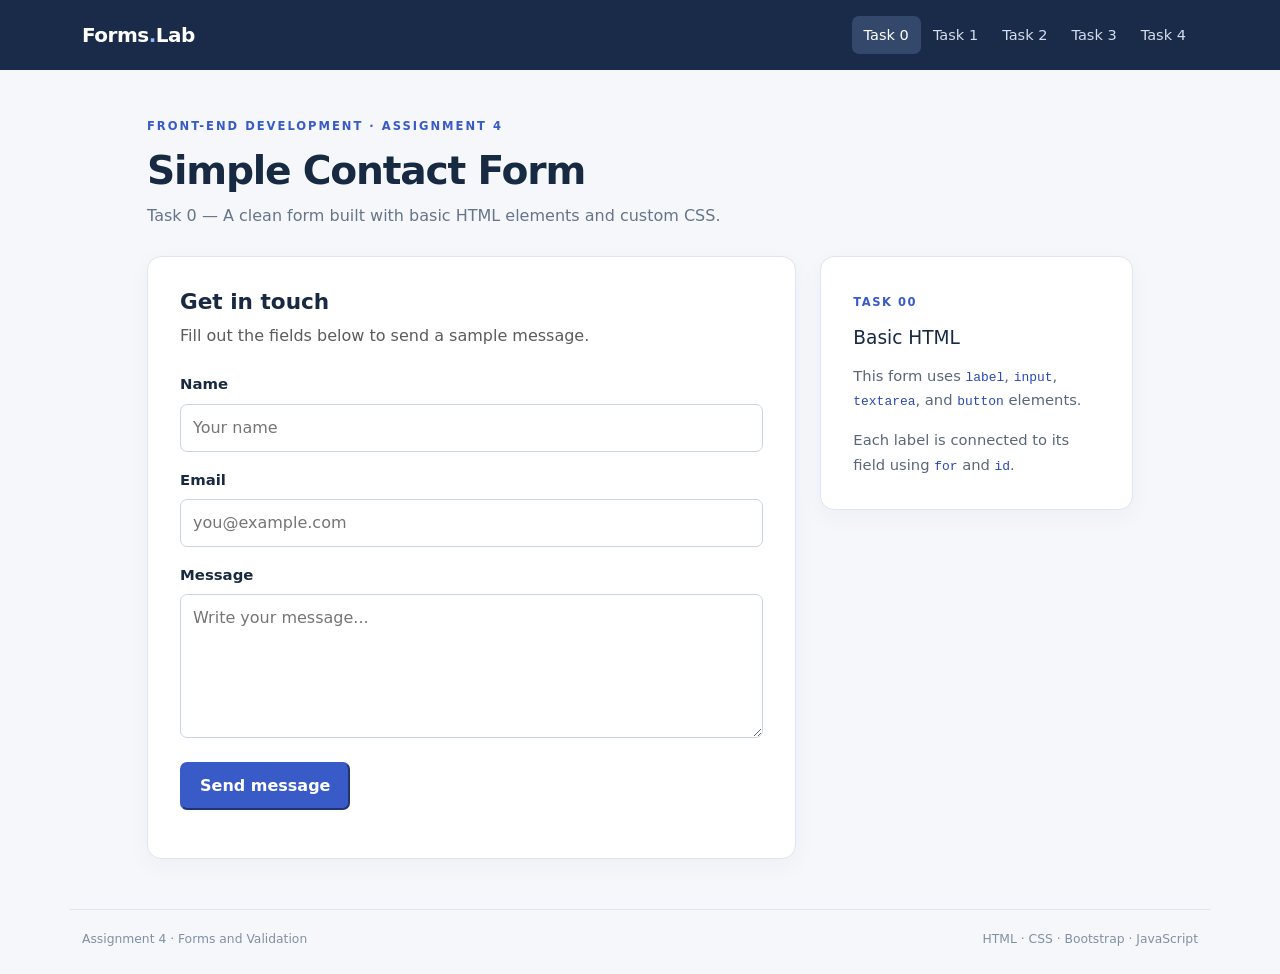
<file: index.html>
<!doctype html>
<html lang="en">
<head>
  <meta charset="utf-8">
  <meta name="viewport" content="width=device-width, initial-scale=1">
  <title>Simple Contact Form | Forms & Validation</title>
  <link href="https://cdn.jsdelivr.net/npm/bootstrap@5.3.3/dist/css/bootstrap.min.css" rel="stylesheet">
  <link rel="stylesheet" href="css/style.css">
</head>
<body>

  <nav class="navbar navbar-expand-lg navbar-dark site-nav">
    <div class="container">
      <a class="navbar-brand fw-semibold" href="index.html">Forms<span class="brand-dot">.</span>Lab</a>
      <button class="navbar-toggler" type="button" data-bs-toggle="collapse" data-bs-target="#mainNav" aria-controls="mainNav" aria-expanded="false" aria-label="Toggle navigation">
        <span class="navbar-toggler-icon"></span>
      </button>
      <div class="collapse navbar-collapse" id="mainNav">
        <ul class="navbar-nav ms-auto">
          <li class="nav-item"><a class="nav-link active" aria-current="page" href="index.html">Task 0</a></li>
          <li class="nav-item"><a class="nav-link" href="validation.html">Task 1</a></li>
          <li class="nav-item"><a class="nav-link" href="bootstrap.html">Task 2</a></li>
          <li class="nav-item"><a class="nav-link" href="feedback.html">Task 3</a></li>
          <li class="nav-item"><a class="nav-link" href="registration.html">Task 4</a></li>
        </ul>
      </div>
    </div>
  </nav>

  <main class="container content-wrap">
    <div class="heading">
      <p class="eyebrow">FRONT-END DEVELOPMENT · ASSIGNMENT 4</p>
      <h1>Simple Contact Form</h1>
      <p class="subtitle">Task 0 — A clean form built with basic HTML elements and custom CSS.</p>
    </div>

    <div class="row g-4 align-items-start">
      <div class="col-lg-8">
        <section class="form-panel">
          <h2 class="section-title">Get in touch</h2>
          <p class="text-muted mb-4">Fill out the fields below to send a sample message.</p>
          
          <form class="simple-form" data-demo-form>
            <div class="mb-3">
              <label for="contactName" class="form-label">Name</label>
              <input class="plain-input" type="text" id="contactName" name="name" placeholder="Your name">
            </div>

            <div class="mb-3">
              <label for="contactEmail" class="form-label">Email</label>
              <input class="plain-input" type="email" id="contactEmail" name="email" placeholder="you@example.com">
            </div>

            <div class="mb-4">
              <label for="contactMessage" class="form-label">Message</label>
              <textarea class="plain-input" id="contactMessage" name="message" rows="5" placeholder="Write your message..."></textarea>
            </div>

            <button type="submit" class="primary-button">Send message</button>
            <div class="form-status mt-3" aria-live="polite"></div>
          </form>
        </section>
      </div>

      <aside class="col-lg-4">
        <div class="info-panel">
          <span class="step-label">TASK 00</span>
          <h3>Basic HTML</h3>
          <p>This form uses <code>label</code>, <code>input</code>, <code>textarea</code>, and <code>button</code> elements.</p>
          <p class="mb-0">Each label is connected to its field using <code>for</code> and <code>id</code>.</p>
        </div>
      </aside>
    </div>
  </main>

  <footer class="page-footer container">
    <span>Assignment 4 · Forms and Validation</span>
    <span>HTML · CSS · Bootstrap · JavaScript</span>
  </footer>

  <script src="https://cdn.jsdelivr.net/npm/bootstrap@5.3.3/dist/js/bootstrap.bundle.min.js"></script>
  <script src="js/main.js"></script>
</body>
</html>
</file>
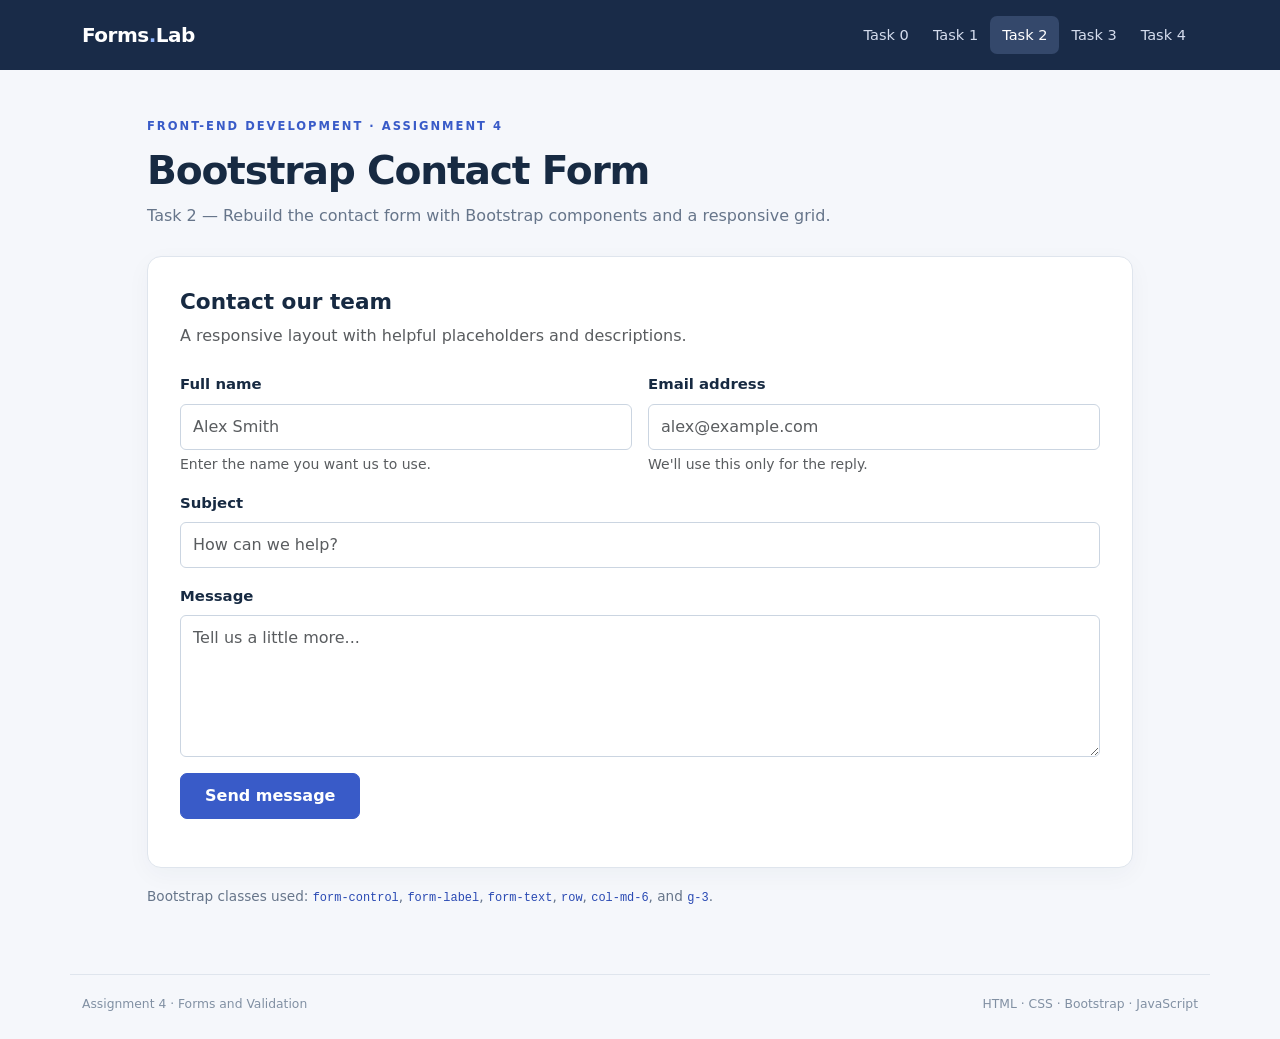
<file: bootstrap.html>
<!doctype html>
<html lang="en">
<head>
  <meta charset="utf-8">
  <meta name="viewport" content="width=device-width, initial-scale=1">
  <title>Bootstrap Contact Form | Forms & Validation</title>
  <link href="https://cdn.jsdelivr.net/npm/bootstrap@5.3.3/dist/css/bootstrap.min.css" rel="stylesheet">
  <link rel="stylesheet" href="css/style.css">
</head>
<body>
  
  <nav class="navbar navbar-expand-lg navbar-dark site-nav">
    <div class="container">
      <a class="navbar-brand fw-semibold" href="index.html">Forms<span class="brand-dot">.</span>Lab</a>
      <button class="navbar-toggler" type="button" data-bs-toggle="collapse" data-bs-target="#mainNav" aria-controls="mainNav" aria-expanded="false" aria-label="Toggle navigation">
        <span class="navbar-toggler-icon"></span>
      </button>
      <div class="collapse navbar-collapse" id="mainNav">
        <ul class="navbar-nav ms-auto">
          <li class="nav-item"><a class="nav-link" href="index.html">Task 0</a></li>
          <li class="nav-item"><a class="nav-link" href="validation.html">Task 1</a></li>
          <li class="nav-item"><a class="nav-link active" aria-current="page" href="bootstrap.html">Task 2</a></li>
          <li class="nav-item"><a class="nav-link" href="feedback.html">Task 3</a></li>
          <li class="nav-item"><a class="nav-link" href="registration.html">Task 4</a></li>
        </ul>
      </div>
    </div>
  </nav>

  <main class="container content-wrap">
    <div class="heading">
      <p class="eyebrow">FRONT-END DEVELOPMENT · ASSIGNMENT 4</p>
      <h1>Bootstrap Contact Form</h1>
      <p class="subtitle">Task 2 — Rebuild the contact form with Bootstrap components and a responsive grid.</p>
    </div>

    <section class="form-panel">
      <h2 class="section-title">Contact our team</h2>
      <p class="text-muted mb-4">A responsive layout with helpful placeholders and descriptions.</p>
      
      <form data-demo-form>
        <div class="row g-3">
          <div class="col-md-6">
            <label class="form-label" for="bName">Full name</label>
            <input type="text" class="form-control" id="bName" name="name" placeholder="Alex Smith" required>
            <div class="form-text">Enter the name you want us to use.</div>
          </div>
          
          <div class="col-md-6">
            <label class="form-label" for="bEmail">Email address</label>
            <input type="email" class="form-control" id="bEmail" name="email" placeholder="alex@example.com" required>
            <div class="form-text">We'll use this only for the reply.</div>
          </div>
          
          <div class="col-12">
            <label class="form-label" for="bSubject">Subject</label>
            <input type="text" class="form-control" id="bSubject" name="subject" placeholder="How can we help?" required>
          </div>
          
          <div class="col-12">
            <label class="form-label" for="bMessage">Message</label>
            <textarea class="form-control" id="bMessage" name="message" rows="5" placeholder="Tell us a little more..." required></textarea>
          </div>
          
          <div class="col-12">
            <button class="btn btn-primary px-4" type="submit">Send message</button>
            <div class="form-status mt-3" aria-live="polite"></div>
          </div>
        </div>
      </form>
    </section>

    <p class="below-note">Bootstrap classes used: <code>form-control</code>, <code>form-label</code>, <code>form-text</code>, <code>row</code>, <code>col-md-6</code>, and <code>g-3</code>.</p>
  </main>

  <footer class="page-footer container">
    <span>Assignment 4 · Forms and Validation</span>
    <span>HTML · CSS · Bootstrap · JavaScript</span>
  </footer>

  <script src="https://cdn.jsdelivr.net/npm/bootstrap@5.3.3/dist/js/bootstrap.bundle.min.js"></script>
  <script src="js/main.js"></script>
</body>
</html>
</file>
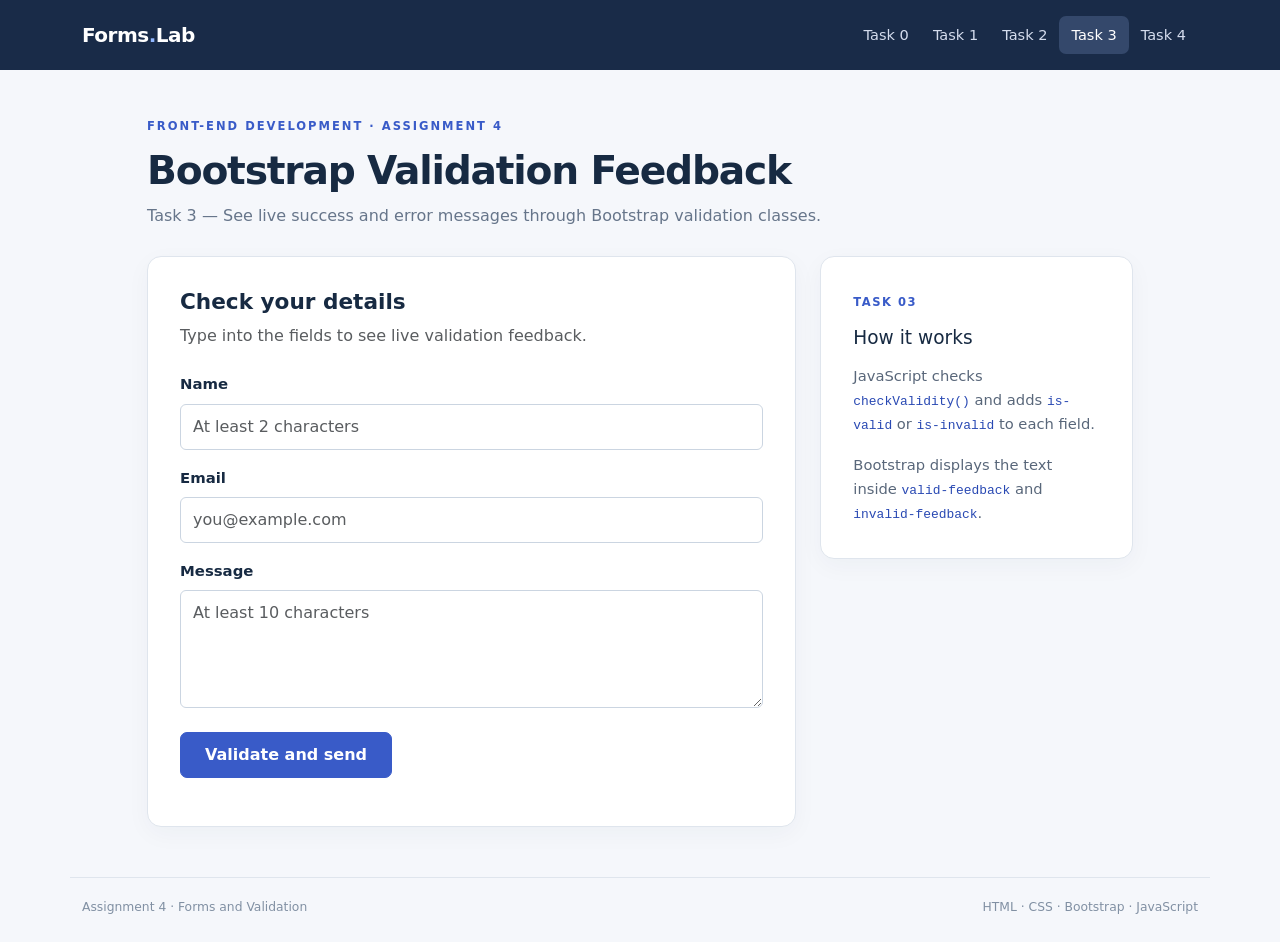
<file: feedback.html>
<!doctype html>
<html lang="en">
<head>
  <meta charset="utf-8">
  <meta name="viewport" content="width=device-width, initial-scale=1">
  <title>Bootstrap Validation Feedback | Forms & Validation</title>
  <link href="https://cdn.jsdelivr.net/npm/bootstrap@5.3.3/dist/css/bootstrap.min.css" rel="stylesheet">
  <link rel="stylesheet" href="css/style.css">
</head>
<body>

  <nav class="navbar navbar-expand-lg navbar-dark site-nav">
    <div class="container">
      <a class="navbar-brand fw-semibold" href="index.html">Forms<span class="brand-dot">.</span>Lab</a>
      <button class="navbar-toggler" type="button" data-bs-toggle="collapse" data-bs-target="#mainNav" aria-controls="mainNav" aria-expanded="false" aria-label="Toggle navigation">
        <span class="navbar-toggler-icon"></span>
      </button>
      <div class="collapse navbar-collapse" id="mainNav">
        <ul class="navbar-nav ms-auto">
          <li class="nav-item"><a class="nav-link" href="index.html">Task 0</a></li>
          <li class="nav-item"><a class="nav-link" href="validation.html">Task 1</a></li>
          <li class="nav-item"><a class="nav-link" href="bootstrap.html">Task 2</a></li>
          <li class="nav-item"><a class="nav-link active" aria-current="page" href="feedback.html">Task 3</a></li>
          <li class="nav-item"><a class="nav-link" href="registration.html">Task 4</a></li>
        </ul>
      </div>
    </div>
  </nav>

  <main class="container content-wrap">
    <div class="heading">
      <p class="eyebrow">FRONT-END DEVELOPMENT · ASSIGNMENT 4</p>
      <h1>Bootstrap Validation Feedback</h1>
      <p class="subtitle">Task 3 — See live success and error messages through Bootstrap validation classes.</p>
    </div>

    <div class="row g-4 align-items-start">
      <div class="col-lg-8">
        <section class="form-panel">
          <h2 class="section-title">Check your details</h2>
          <p class="text-muted mb-4">Type into the fields to see live validation feedback.</p>
          
          <form data-live-form novalidate>
            <div class="mb-3">
              <label class="form-label" for="fName">Name</label>
              <input class="form-control" id="fName" name="name" type="text" minlength="2" required placeholder="At least 2 characters">
              <div class="valid-feedback">Looks good!</div>
              <div class="invalid-feedback">Please enter at least 2 characters.</div>
            </div>

            <div class="mb-3">
              <label class="form-label" for="fEmail">Email</label>
              <input class="form-control" id="fEmail" name="email" type="email" required placeholder="you@example.com">
              <div class="valid-feedback">Valid email address!</div>
              <div class="invalid-feedback">Please enter a valid email address.</div>
            </div>

            <div class="mb-4">
              <label class="form-label" for="fMessage">Message</label>
              <textarea class="form-control" id="fMessage" name="message" minlength="10" required rows="4" placeholder="At least 10 characters"></textarea>
              <div class="valid-feedback">Your message is ready!</div>
              <div class="invalid-feedback">Please enter at least 10 characters.</div>
            </div>

            <button type="submit" class="btn btn-primary px-4">Validate and send</button>
            <div class="form-status mt-3" aria-live="polite"></div>
          </form>
        </section>
      </div>

      <aside class="col-lg-4">
        <div class="info-panel">
          <span class="step-label">TASK 03</span>
          <h3>How it works</h3>
          <p>JavaScript checks <code>checkValidity()</code> and adds <code>is-valid</code> or <code>is-invalid</code> to each field.</p>
          <p class="mb-0">Bootstrap displays the text inside <code>valid-feedback</code> and <code>invalid-feedback</code>.</p>
        </div>
      </aside>
    </div>
  </main>

  <footer class="page-footer container">
    <span>Assignment 4 · Forms and Validation</span>
    <span>HTML · CSS · Bootstrap · JavaScript</span>
  </footer>

  <script src="https://cdn.jsdelivr.net/npm/bootstrap@5.3.3/dist/js/bootstrap.bundle.min.js"></script>
  <script src="js/main.js"></script>
</body>
</html>
</file>
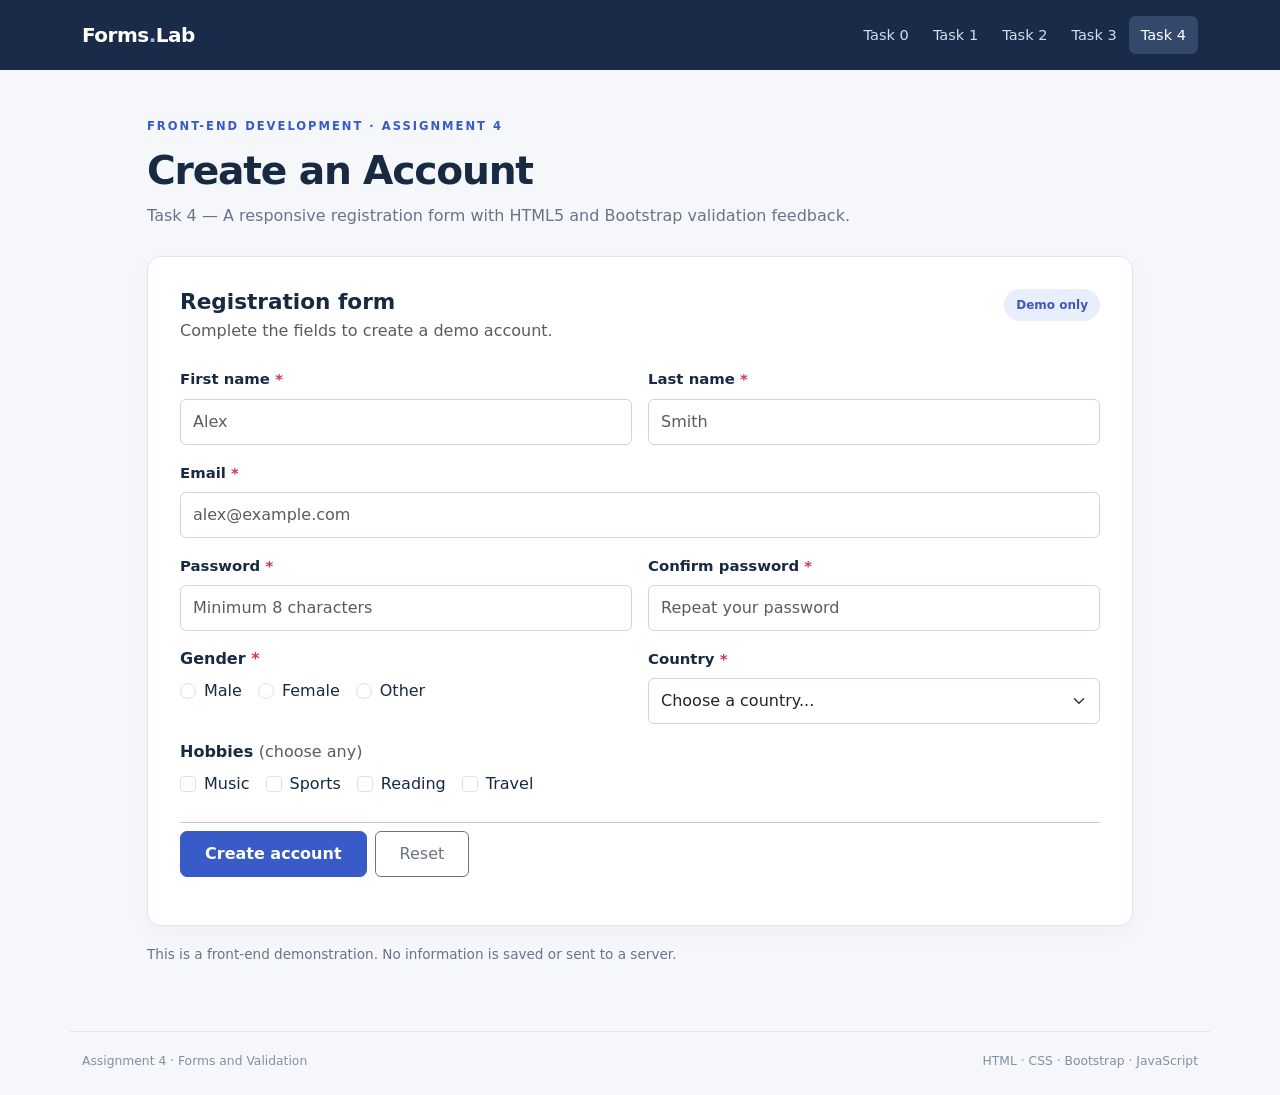
<file: registration.html>
<!doctype html>
<html lang="en">
<head>
  <meta charset="utf-8">
  <meta name="viewport" content="width=device-width, initial-scale=1">
  <title>Create an Account | Forms & Validation</title>
  <link href="https://cdn.jsdelivr.net/npm/bootstrap@5.3.3/dist/css/bootstrap.min.css" rel="stylesheet">
  <link rel="stylesheet" href="css/style.css">
</head>
<body>

  <nav class="navbar navbar-expand-lg navbar-dark site-nav">
    <div class="container">
      <a class="navbar-brand fw-semibold" href="index.html">Forms<span class="brand-dot">.</span>Lab</a>
      <button class="navbar-toggler" type="button" data-bs-toggle="collapse" data-bs-target="#mainNav" aria-controls="mainNav" aria-expanded="false" aria-label="Toggle navigation">
        <span class="navbar-toggler-icon"></span>
      </button>
      <div class="collapse navbar-collapse" id="mainNav">
        <ul class="navbar-nav ms-auto">
          <li class="nav-item"><a class="nav-link" href="index.html">Task 0</a></li>
          <li class="nav-item"><a class="nav-link" href="validation.html">Task 1</a></li>
          <li class="nav-item"><a class="nav-link" href="bootstrap.html">Task 2</a></li>
          <li class="nav-item"><a class="nav-link" href="feedback.html">Task 3</a></li>
          <li class="nav-item"><a class="nav-link active" aria-current="page" href="registration.html">Task 4</a></li>
        </ul>
      </div>
    </div>
  </nav>

  <main class="container content-wrap">
    <div class="heading">
      <p class="eyebrow">FRONT-END DEVELOPMENT · ASSIGNMENT 4</p>
      <h1>Create an Account</h1>
      <p class="subtitle">Task 4 — A responsive registration form with HTML5 and Bootstrap validation feedback.</p>
    </div>

    <section class="form-panel">
      <div class="d-flex justify-content-between align-items-start gap-3 flex-wrap mb-4">
        <div>
          <h2 class="section-title mb-1">Registration form</h2>
          <p class="text-muted mb-0">Complete the fields to create a demo account.</p>
        </div>
        <span class="demo-pill">Demo only</span>
      </div>

      <form data-registration-form novalidate>
        <div class="row g-3">
          <div class="col-md-6">
            <label for="firstName" class="form-label">First name <span class="required-mark">*</span></label>
            <input type="text" class="form-control" id="firstName" name="firstName" minlength="2" maxlength="40" required placeholder="Alex">
            <div class="valid-feedback">Looks good!</div>
            <div class="invalid-feedback">Enter at least 2 characters.</div>
          </div>

          <div class="col-md-6">
            <label for="lastName" class="form-label">Last name <span class="required-mark">*</span></label>
            <input type="text" class="form-control" id="lastName" name="lastName" minlength="2" maxlength="40" required placeholder="Smith">
            <div class="valid-feedback">Looks good!</div>
            <div class="invalid-feedback">Enter at least 2 characters.</div>
          </div>

          <div class="col-12">
            <label for="regEmail" class="form-label">Email <span class="required-mark">*</span></label>
            <input type="email" class="form-control" id="regEmail" name="email" required placeholder="alex@example.com">
            <div class="valid-feedback">Valid email!</div>
            <div class="invalid-feedback">Enter a valid email address.</div>
          </div>

          <div class="col-md-6">
            <label for="password" class="form-label">Password <span class="required-mark">*</span></label>
            <input type="password" class="form-control" id="password" name="password" minlength="8" required placeholder="Minimum 8 characters">
            <div class="valid-feedback">Password length is good!</div>
            <div class="invalid-feedback">Use at least 8 characters.</div>
          </div>

          <div class="col-md-6">
            <label for="confirmPassword" class="form-label">Confirm password <span class="required-mark">*</span></label>
            <input type="password" class="form-control" id="confirmPassword" name="confirmPassword" minlength="8" required placeholder="Repeat your password">
            <div class="valid-feedback">Passwords match!</div>
            <div class="invalid-feedback">Passwords must match.</div>
          </div>

          <div class="col-md-6">
            <fieldset>
              <legend class="form-label fs-6">Gender <span class="required-mark">*</span></legend>
              <div class="d-flex flex-wrap gap-3">
                <div class="form-check">
                  <input class="form-check-input" type="radio" id="genderMale" name="gender" value="male" required>
                  <label class="form-check-label" for="genderMale">Male</label>
                </div>
                <div class="form-check">
                  <input class="form-check-input" type="radio" id="genderFemale" name="gender" value="female">
                  <label class="form-check-label" for="genderFemale">Female</label>
                </div>
                <div class="form-check">
                  <input class="form-check-input" type="radio" id="genderOther" name="gender" value="other">
                  <label class="form-check-label" for="genderOther">Other</label>
                </div>
              </div>
              <div class="group-feedback text-danger small mt-1" id="genderError"></div>
            </fieldset>
          </div>

          <div class="col-md-6">
            <label for="country" class="form-label">Country <span class="required-mark">*</span></label>
            <select class="form-select" id="country" name="country" required>
              <option value="" selected disabled>Choose a country...</option>
              <option value="Kazakhstan">Kazakhstan</option>
              <option value="Uzbekistan">Uzbekistan</option>
              <option value="Kyrgyzstan">Kyrgyzstan</option>
              <option value="Other">Other</option>
            </select>
            <div class="valid-feedback">Country selected!</div>
            <div class="invalid-feedback">Please select a country.</div>
          </div>

          <div class="col-12">
            <fieldset>
              <legend class="form-label fs-6">Hobbies <span class="text-muted fw-normal">(choose any)</span></legend>
              <div class="d-flex flex-wrap gap-3">
                <div class="form-check">
                  <input class="form-check-input" type="checkbox" name="hobbies" id="hobbyMusic" value="music">
                  <label class="form-check-label" for="hobbyMusic">Music</label>
                </div>
                <div class="form-check">
                  <input class="form-check-input" type="checkbox" name="hobbies" id="hobbySports" value="sports">
                  <label class="form-check-label" for="hobbySports">Sports</label>
                </div>
                <div class="form-check">
                  <input class="form-check-input" type="checkbox" name="hobbies" id="hobbyReading" value="reading">
                  <label class="form-check-label" for="hobbyReading">Reading</label>
                </div>
                <div class="form-check">
                  <input class="form-check-input" type="checkbox" name="hobbies" id="hobbyTravel" value="travel">
                  <label class="form-check-label" for="hobbyTravel">Travel</label>
                </div>
              </div>
            </fieldset>
          </div>

          <div class="col-12">
            <hr class="my-2">
            <div class="d-flex gap-2 flex-wrap">
              <button class="btn btn-primary px-4" type="submit">Create account</button>
              <button class="btn btn-outline-secondary px-4" type="reset">Reset</button>
            </div>
            <div class="form-status mt-3" aria-live="polite"></div>
          </div>
        </div>
      </form>
    </section>

    <p class="below-note">This is a front-end demonstration. No information is saved or sent to a server.</p>
  </main>

  <footer class="page-footer container">
    <span>Assignment 4 · Forms and Validation</span>
    <span>HTML · CSS · Bootstrap · JavaScript</span>
  </footer>

  <script src="https://cdn.jsdelivr.net/npm/bootstrap@5.3.3/dist/js/bootstrap.bundle.min.js"></script>
  <script src="js/main.js"></script>
</body>
</html>
</file>
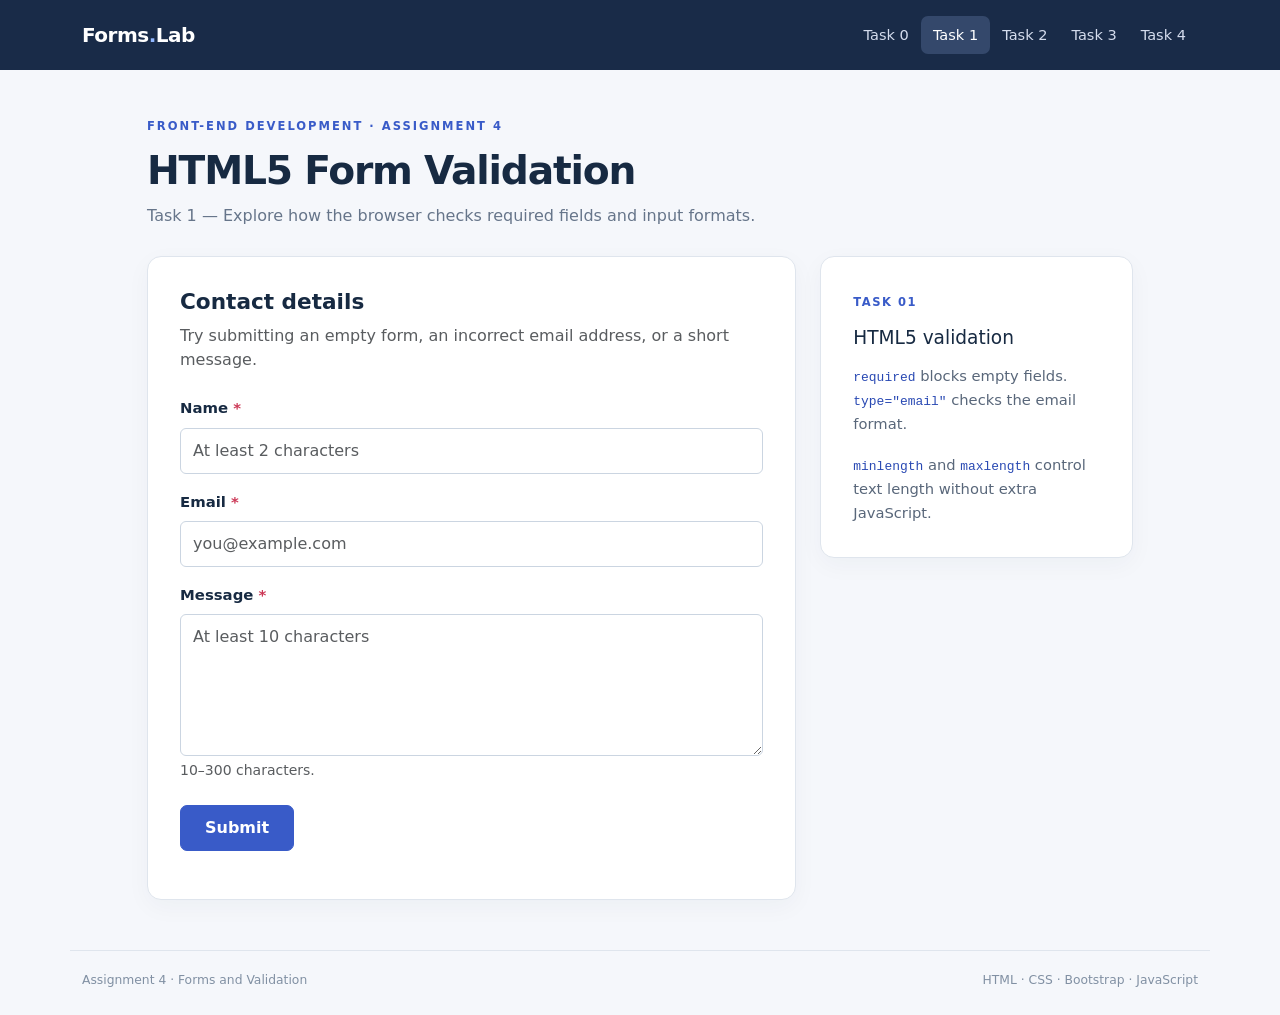
<file: validation.html>
<!doctype html>
<html lang="en">
<head>
  <meta charset="utf-8">
  <meta name="viewport" content="width=device-width, initial-scale=1">
  <title>HTML5 Form Validation | Forms & Validation</title>
  <link href="https://cdn.jsdelivr.net/npm/bootstrap@5.3.3/dist/css/bootstrap.min.css" rel="stylesheet">
  <link rel="stylesheet" href="css/style.css">
</head>
<body>

  <nav class="navbar navbar-expand-lg navbar-dark site-nav">
    <div class="container">
      <a class="navbar-brand fw-semibold" href="index.html">Forms<span class="brand-dot">.</span>Lab</a>
      <button class="navbar-toggler" type="button" data-bs-toggle="collapse" data-bs-target="#mainNav" aria-controls="mainNav" aria-expanded="false" aria-label="Toggle navigation">
        <span class="navbar-toggler-icon"></span>
      </button>
      <div class="collapse navbar-collapse" id="mainNav">
        <ul class="navbar-nav ms-auto">
          <li class="nav-item"><a class="nav-link" href="index.html">Task 0</a></li>
          <li class="nav-item"><a class="nav-link active" aria-current="page" href="validation.html">Task 1</a></li>
          <li class="nav-item"><a class="nav-link" href="bootstrap.html">Task 2</a></li>
          <li class="nav-item"><a class="nav-link" href="feedback.html">Task 3</a></li>
          <li class="nav-item"><a class="nav-link" href="registration.html">Task 4</a></li>
        </ul>
      </div>
    </div>
  </nav>

  <main class="container content-wrap">
    <div class="heading">
      <p class="eyebrow">FRONT-END DEVELOPMENT · ASSIGNMENT 4</p>
      <h1>HTML5 Form Validation</h1>
      <p class="subtitle">Task 1 — Explore how the browser checks required fields and input formats.</p>
    </div>

    <div class="row g-4 align-items-start">
      <div class="col-lg-8">
        <section class="form-panel">
          <h2 class="section-title">Contact details</h2>
          <p class="text-muted mb-4">Try submitting an empty form, an incorrect email address, or a short message.</p>
          
          <form data-demo-form>
            <div class="mb-3">
              <label class="form-label" for="vName">Name <span class="required-mark">*</span></label>
              <input class="form-control" id="vName" name="name" type="text" minlength="2" maxlength="50" required placeholder="At least 2 characters">
            </div>

            <div class="mb-3">
              <label class="form-label" for="vEmail">Email <span class="required-mark">*</span></label>
              <input class="form-control" id="vEmail" name="email" type="email" required placeholder="you@example.com">
            </div>

            <div class="mb-4">
              <label class="form-label" for="vMessage">Message <span class="required-mark">*</span></label>
              <textarea class="form-control" id="vMessage" name="message" rows="5" minlength="10" maxlength="300" required placeholder="At least 10 characters"></textarea>
              <div class="form-text">10–300 characters.</div>
            </div>

            <button class="btn btn-primary px-4" type="submit">Submit</button>
            <div class="form-status mt-3" aria-live="polite"></div>
          </form>
        </section>
      </div>

      <aside class="col-lg-4">
        <div class="info-panel">
          <span class="step-label">TASK 01</span>
          <h3>HTML5 validation</h3>
          <p><code>required</code> blocks empty fields. <code>type="email"</code> checks the email format.</p>
          <p class="mb-0"><code>minlength</code> and <code>maxlength</code> control text length without extra JavaScript.</p>
        </div>
      </aside>
    </div>
  </main>

  <footer class="page-footer container">
    <span>Assignment 4 · Forms and Validation</span>
    <span>HTML · CSS · Bootstrap · JavaScript</span>
  </footer>

  <script src="https://cdn.jsdelivr.net/npm/bootstrap@5.3.3/dist/js/bootstrap.bundle.min.js"></script>
  <script src="js/main.js"></script>
</body>
</html>
</file>
<file: css/style.css>
:root {
  --ink: #172a42;
  --muted: #66758a;
  --accent: #395bc8;
  --border: #dfe5ed;
  --paper: #fff;
  --bg: #f5f7fb;
}

* {
  box-sizing: border-box;
}

body {
  background: var(--bg);
  color: var(--ink);
  font-family: system-ui, -apple-system, "Segoe UI", sans-serif;
  min-height: 100vh;
}

code {
  font-size: 0.88em;
}

.site-nav {
  background: #192b48;
  padding: 15px 0;
}

.brand-dot {
  color: #91b7ff;
}

.navbar-brand {
  letter-spacing: -0.5px;
}

.navbar .nav-link {
  color: #d4dced !important;
  border-radius: 7px;
  padding: 8px 12px !important;
  font-size: 0.91rem;
}

.navbar .nav-link.active,
.navbar .nav-link:hover {
  background: #34486b;
  color: #fff !important;
}

.content-wrap {
  max-width: 1010px;
  min-height: calc(100vh - 150px);
  padding-top: 48px;
  padding-bottom: 50px;
}

.heading {
  margin-bottom: 28px;
}

.eyebrow {
  font-size: 0.72rem;
  font-weight: 800;
  color: var(--accent);
  letter-spacing: 2px;
  margin-bottom: 12px;
}

.heading h1 {
  font-size: clamp(1.8rem, 4vw, 2.45rem);
  font-weight: 750;
  letter-spacing: -1.2px;
  margin-bottom: 10px;
}

.subtitle {
  color: var(--muted);
  font-size: 1rem;
}

.form-panel,
.info-panel {
  background: var(--paper);
  border: 1px solid var(--border);
  border-radius: 14px;
  padding: 32px;
  box-shadow: 0 7px 25px rgba(24, 43, 74, 0.04);
}

.section-title {
  font-size: 1.35rem;
  font-weight: 700;
  margin-bottom: 9px;
}

.form-label {
  font-size: 0.93rem;
  font-weight: 600;
}

.form-control,
.form-select {
  border-color: #cbd5e1;
  padding: 10px 12px;
}

.form-control:focus,
.form-select:focus,
.plain-input:focus {
  box-shadow: 0 0 0 0.18rem rgba(57, 91, 200, 0.13);
  border-color: #6482d8;
  outline: none;
}

.plain-input {
  display: block;
  width: 100%;
  background: #fff;
  border: 1px solid #cbd5e1;
  border-radius: 7px;
  padding: 11px 12px;
}

.primary-button,
.btn-primary {
  background: var(--accent);
  border-color: var(--accent);
  border-radius: 7px;
  font-weight: 600;
  padding: 10px 18px;
}

.primary-button {
  color: white;
}

.primary-button:hover,
.btn-primary:hover {
  background: #2f4cae;
  border-color: #2f4cae;
}

.step-label {
  font-size: 0.72rem;
  font-weight: 800;
  letter-spacing: 1.5px;
  color: var(--accent);
}

.info-panel h3 {
  font-size: 1.16rem;
  margin: 14px 0;
}

.info-panel p {
  color: #59677a;
  line-height: 1.65;
  font-size: 0.92rem;
}

.info-panel code,
.below-note code {
  color: #2949b3;
}

.below-note {
  color: var(--muted);
  font-size: 0.85rem;
  margin-top: 18px;
}

.required-mark {
  color: #cc3856;
}

.demo-pill {
  font-size: 0.75rem;
  background: #e9eefc;
  color: #3d5bba;
  padding: 7px 12px;
  border-radius: 30px;
  font-weight: 700;
}

.form-status {
  font-size: 0.93rem;
}

.form-status.success {
  color: #187444;
}

.form-status.error {
  color: #b02a37;
}

fieldset legend {
  float: none;
  width: auto;
  margin-bottom: 10px;
}

.page-footer {
  display: flex;
  justify-content: space-between;
  gap: 12px;
  flex-wrap: wrap;
  border-top: 1px solid var(--border);
  padding-top: 20px;
  padding-bottom: 25px;
  font-size: 0.77rem;
  color: #8190a3;
}

@media (max-width: 767px) {
  .content-wrap {
    padding-top: 30px;
  }
  
  .form-panel,
  .info-panel {
    padding: 22px;
  }
  
  .page-footer {
    font-size: 0.72rem;
  }
}
</file>
